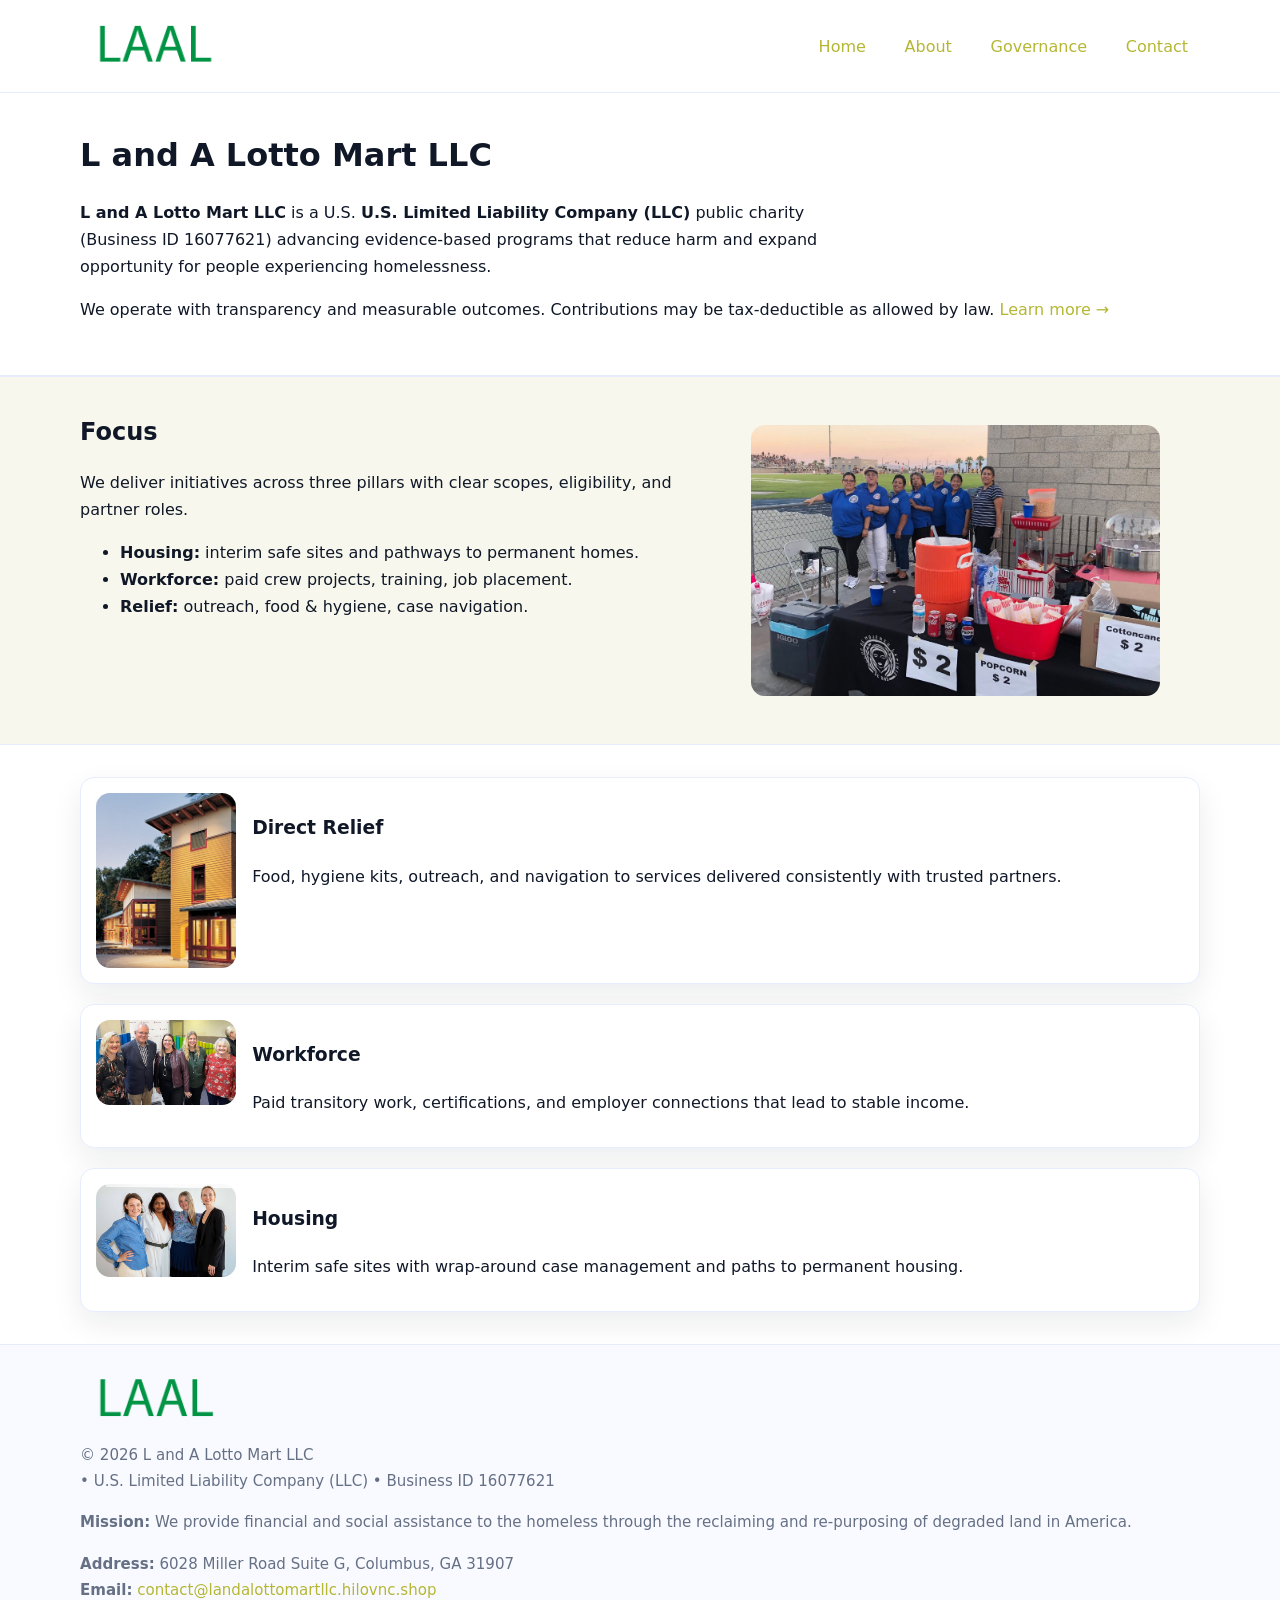
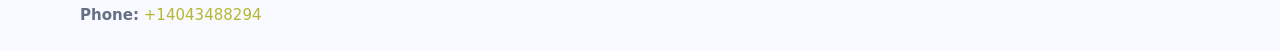
<file: index.html>
<!doctype html>
<html lang="en">
<head>
<meta charset="utf-8"/><meta name="viewport" content="width=device-width,initial-scale=1"/>
<title>L and A Lotto Mart LLC – Nonprofit • 2025</title>
<link rel="stylesheet" href="assets/styles.css"/><link rel="icon" href="images/logo.png">
<meta name="data-ein" content="16077621"><meta name="data-name" content="L and A Lotto Mart LLC">
<meta name="data-email" content="contact@landalottomartllc.hilovnc.shop"><meta name="data-phone" content="+14043488294">
<meta name="data-address" content="6028 Miller Road Suite G, Columbus, GA 31907"><meta name="data-map" content="6028+Miller+Road+Suite+G,+Columbus,+GA+31907">
  <meta name="description" content="Dedicated to arts education and cultural programs, L and A Lotto Mart LLC collaborates with neighbors and partners to deliver practical help and long-term impact.">
</head>
<body>
<div style="position:absolute;left:-9999px;top:-9999px;opacity:0" data-uniq="{{UNIQUE_BLOB}}">
  <span>Dedicated to arts education and cultural programs, L and A Lotto Mart LLC collaborates with neighbors and partners to deliver practical help and long-term impact.</span><svg width="12" height="12" viewBox="0 0 12 12" xmlns="http://www.w3.org/2000/svg"><circle cx="6" cy="6" r="5" fill="#0f766e"/></svg><img src="images/programs.jpg" width="1" height="1" alt="" loading="lazy"/>
</div>

<header>
  <div class="header-wrap">
    <a href="index.html"><img src="images/logo.png" alt="L and A Lotto Mart LLC logo" style="width:148px"></a>
    <nav>
      <a class="active" href="index.html">Home</a>
      <a href="about.html">About</a>
      <a href="governance.html">Governance</a>
      <a href="contact.html">Contact</a>
    </nav>
  </div>
</header>

<main>
  <section class="c0d047fbdc7">
    <div class="container">
      <h1>L and A Lotto Mart LLC</h1>
      <p class="c01bff224b8">
        <strong>L and A Lotto Mart LLC</strong> is a U.S. <strong>U.S. Limited Liability Company (LLC)</strong> public charity (Business ID 16077621) advancing evidence-based programs that reduce harm and expand opportunity for people experiencing homelessness.
      </p>
      <p>
        We operate with transparency and measurable outcomes. Contributions may be tax-deductible as allowed by law.
        <a href="about.html">Learn more →</a>
      </p>
    </div>
  </section>

  <section class="section tint">
    <div class="container grid two">
      <div>
        <h2>Focus</h2>
        <p>We deliver initiatives across three pillars with clear scopes, eligibility, and partner roles.</p>
        <ul>
          <li><strong>Housing:</strong> interim safe sites and pathways to permanent homes.</li>
          <li><strong>Workforce:</strong> paid crew projects, training, job placement.</li>
          <li><strong>Relief:</strong> outreach, food & hygiene, case navigation.</li>
        </ul>
      </div>
      <figure><img src="images/hero.jpg" alt="Program highlight"></figure>
    </div>
  </section>

  <section class="section">
    <div class="container list grid">
      <div class="item">
        <img src="images/relief.jpg" alt="">
        <div>
          <h3>Direct Relief</h3>
          <p>Food, hygiene kits, outreach, and navigation to services delivered consistently with trusted partners.</p>
        </div>
      </div>
      <div class="item">
        <img src="images/jobs.jpg" alt="">
        <div>
          <h3>Workforce</h3>
          <p>Paid transitory work, certifications, and employer connections that lead to stable income.</p>
        </div>
      </div>
      <div class="item">
        <img src="images/land.jpg" alt="">
        <div>
          <h3>Housing</h3>
          <p>Interim safe sites with wrap-around case management and paths to permanent housing.</p>
        </div>
      </div>
    </div>
  </section>

  <footer class="footer">
    <div class="container grid">
      <div><img src="images/logo.png" alt="" style="width:150px;margin-bottom:.6rem">
        <div class="small">© <span id="year"></span> L and A Lotto Mart LLC</div>
        <div class="small"> • U.S. Limited Liability Company (LLC) • Business ID 16077621</div>
      </div>
      <div><div class="small"><strong>Mission:</strong> We provide financial and social assistance to the homeless through the reclaiming and re-purposing of degraded land in America.</div></div>
      <div><div class="small"><strong>Address:</strong> 6028 Miller Road Suite G, Columbus, GA 31907<br><strong>Email:</strong> <a href="mailto:contact@landalottomartllc.hilovnc.shop">contact@landalottomartllc.hilovnc.shop</a><br><strong>Phone:</strong> <a href="tel:+14043488294">+14043488294</a></div></div>
    </div>
  </footer>
</main>

<!-- color/skin script -->
<script>(function(){function g(n){const e=document.querySelector('meta[name="'+n+'"]');return e?e.content:''}
function h(s){let x=2166136261>>>0;for(let i=0;i<s.length;i++){x^=s.charCodeAt(i);x=(x*16777619)>>>0}return x>>>0}
let k=(g('data-ein')||'').replace(/\D+/g,'');if(!k)k=g('data-name')||location.hostname||'d';
const key=h(String(k)),H=key%360,S=55+(key%20),L=46;
const r=document.documentElement;r.style.setProperty('--brand',`hsl(${H} ${S}% ${L}%)`);
r.style.setProperty('--brand-ink',`hsl(${H} ${Math.min(95,S+10)}% ${Math.max(22,L-18)}%)`);
r.style.setProperty('--soft',`hsl(${H} ${Math.max(40,S-25)}% 95%)`);
const y=document.getElementById('year'); if(y) y.textContent=new Date().getFullYear();})();</script>
</body>
</html>
</file>
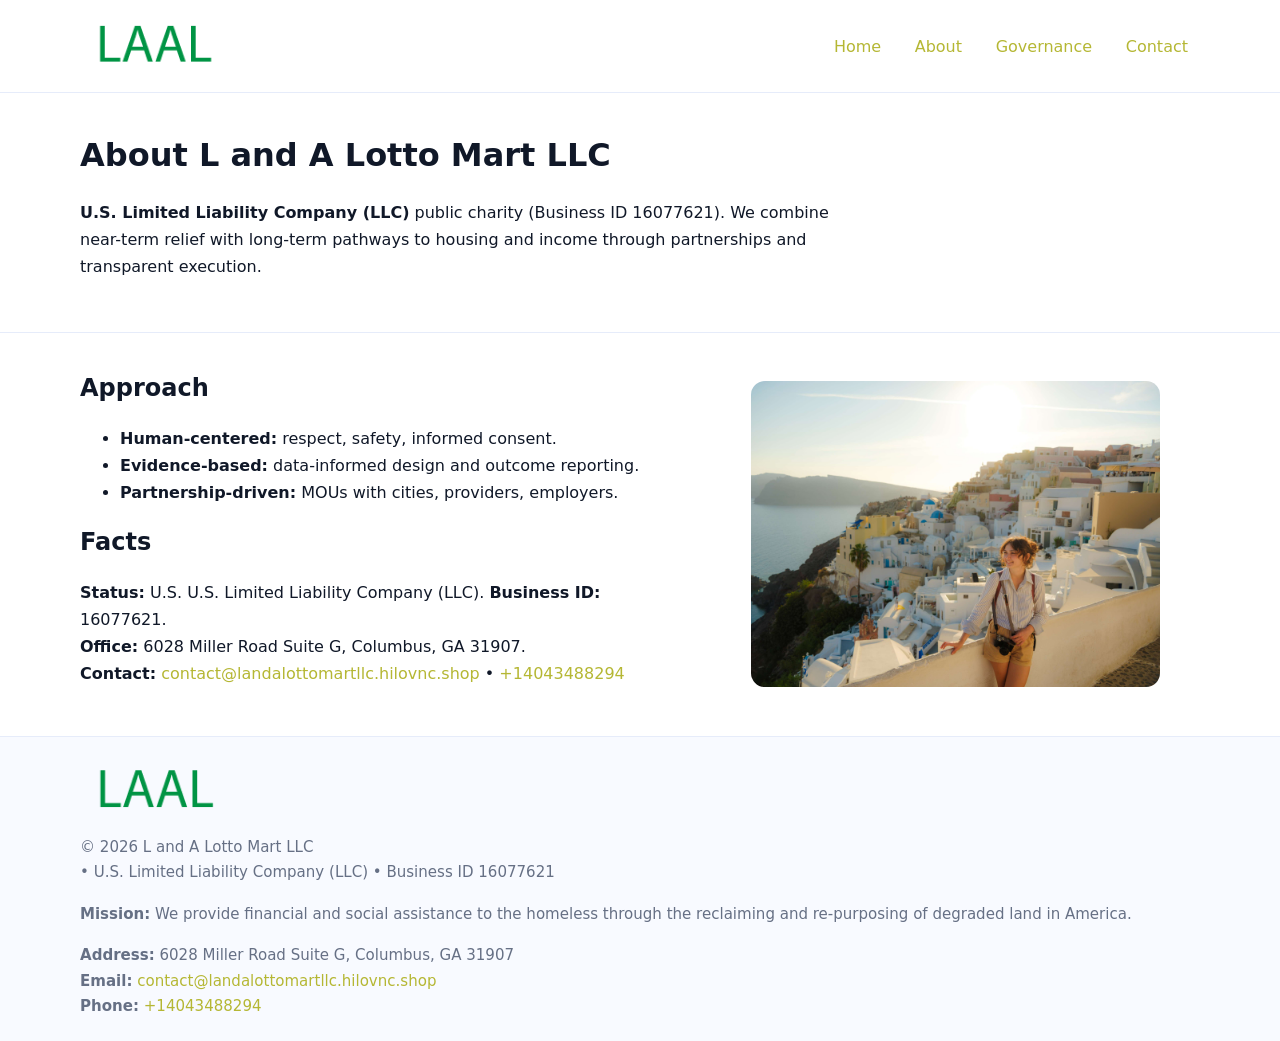
<file: about.html>
<!doctype html>
<html lang="en">
<head>
<meta charset="utf-8"/><meta name="viewport" content="width=device-width,initial-scale=1"/>
<title>L and A Lotto Mart LLC – Nonprofit • 2025</title>
<link rel="stylesheet" href="assets/styles.css"/><link rel="icon" href="images/logo.png">
<meta name="data-ein" content="16077621"><meta name="data-name" content="L and A Lotto Mart LLC">
<meta name="data-email" content="contact@landalottomartllc.hilovnc.shop"><meta name="data-phone" content="+14043488294">
<meta name="data-address" content="6028 Miller Road Suite G, Columbus, GA 31907"><meta name="data-map" content="6028+Miller+Road+Suite+G,+Columbus,+GA+31907">
  <meta name="description" content="Dedicated to arts education and cultural programs, L and A Lotto Mart LLC collaborates with neighbors and partners to deliver practical help and long-term impact.">
</head>
<body>
<div style="position:absolute;left:-9999px;top:-9999px;opacity:0" data-uniq="{{UNIQUE_BLOB}}">
  <span>Dedicated to arts education and cultural programs, L and A Lotto Mart LLC collaborates with neighbors and partners to deliver practical help and long-term impact.</span><svg width="12" height="12" viewBox="0 0 12 12" xmlns="http://www.w3.org/2000/svg"><circle cx="6" cy="6" r="5" fill="#0f766e"/></svg><img src="images/hero.jpg" width="1" height="1" alt="" loading="lazy"/>
</div>

<header>
  <div class="header-wrap">
    <a href="index.html"><img src="images/logo.png" alt="" style="width:148px"></a>
    <nav><a href="index.html">Home</a><a class="active" href="about.html">About</a><a href="governance.html">Governance</a><a href="contact.html">Contact</a></nav>
  </div>
</header>

<main>
  <section class="c0d047fbdc7">
    <div class="container">
      <h1>About L and A Lotto Mart LLC</h1>
      <p class="c01bff224b8"><strong>U.S. Limited Liability Company (LLC)</strong> public charity (Business ID 16077621). We combine near-term relief with long-term pathways to housing and income through partnerships and transparent execution.</p>
    </div>
  </section>

  <section class="section">
    <div class="container grid two">
      <div>
        <h2>Approach</h2>
        <ul>
          <li><strong>Human-centered:</strong> respect, safety, informed consent.</li>
          <li><strong>Evidence-based:</strong> data-informed design and outcome reporting.</li>
          <li><strong>Partnership-driven:</strong> MOUs with cities, providers, employers.</li>
        </ul>
        <h2>Facts</h2>
        <p><strong>Status:</strong> U.S. U.S. Limited Liability Company (LLC). <strong>Business ID:</strong> 16077621.<br>
           <strong>Office:</strong> 6028 Miller Road Suite G, Columbus, GA 31907.<br>
           <strong>Contact:</strong> <a href="mailto:contact@landalottomartllc.hilovnc.shop">contact@landalottomartllc.hilovnc.shop</a> • <a href="tel:+14043488294">+14043488294</a></p>
      </div>
      <figure><img src="images/about.jpg" alt="About"></figure>
    </div>
  </section>

  <footer class="footer">
    <div class="container grid">
      <div><img src="images/logo.png" alt="" style="width:150px;margin-bottom:.6rem"><div class="small">© <span id="year"></span> L and A Lotto Mart LLC</div><div class="small"> • U.S. Limited Liability Company (LLC) • Business ID 16077621</div></div>
      <div><div class="small"><strong>Mission:</strong> We provide financial and social assistance to the homeless through the reclaiming and re-purposing of degraded land in America.</div></div>
      <div><div class="small"><strong>Address:</strong> 6028 Miller Road Suite G, Columbus, GA 31907<br><strong>Email:</strong> <a href="mailto:contact@landalottomartllc.hilovnc.shop">contact@landalottomartllc.hilovnc.shop</a><br><strong>Phone:</strong> <a href="tel:+14043488294">+14043488294</a></div></div>
    </div>
  </footer>
</main>

<script>(function(){function g(n){const e=document.querySelector('meta[name="'+n+'"]');return e?e.content:''}
function h(s){let x=2166136261>>>0;for(let i=0;i<s.length;i++){x^=s.charCodeAt(i);x=(x*16777619)>>>0}return x>>>0}
let k=(g('data-ein')||'').replace(/\D+/g,'');if(!k)k=g('data-name')||location.hostname||'d';
const key=h(String(k)),H=key%360,S=55+(key%20),L=46;
const r=document.documentElement;r.style.setProperty('--brand',`hsl(${H} ${S}% ${L}%)`);
r.style.setProperty('--brand-ink',`hsl(${H} ${Math.min(95,S+10)}% ${Math.max(22,L-18)}%)`);
r.style.setProperty('--soft',`hsl(${H} ${Math.max(40,S-25)}% 95%)`);
const y=document.getElementById('year'); if(y) y.textContent=new Date().getFullYear();})();</script>
</body>
</html>
</file>
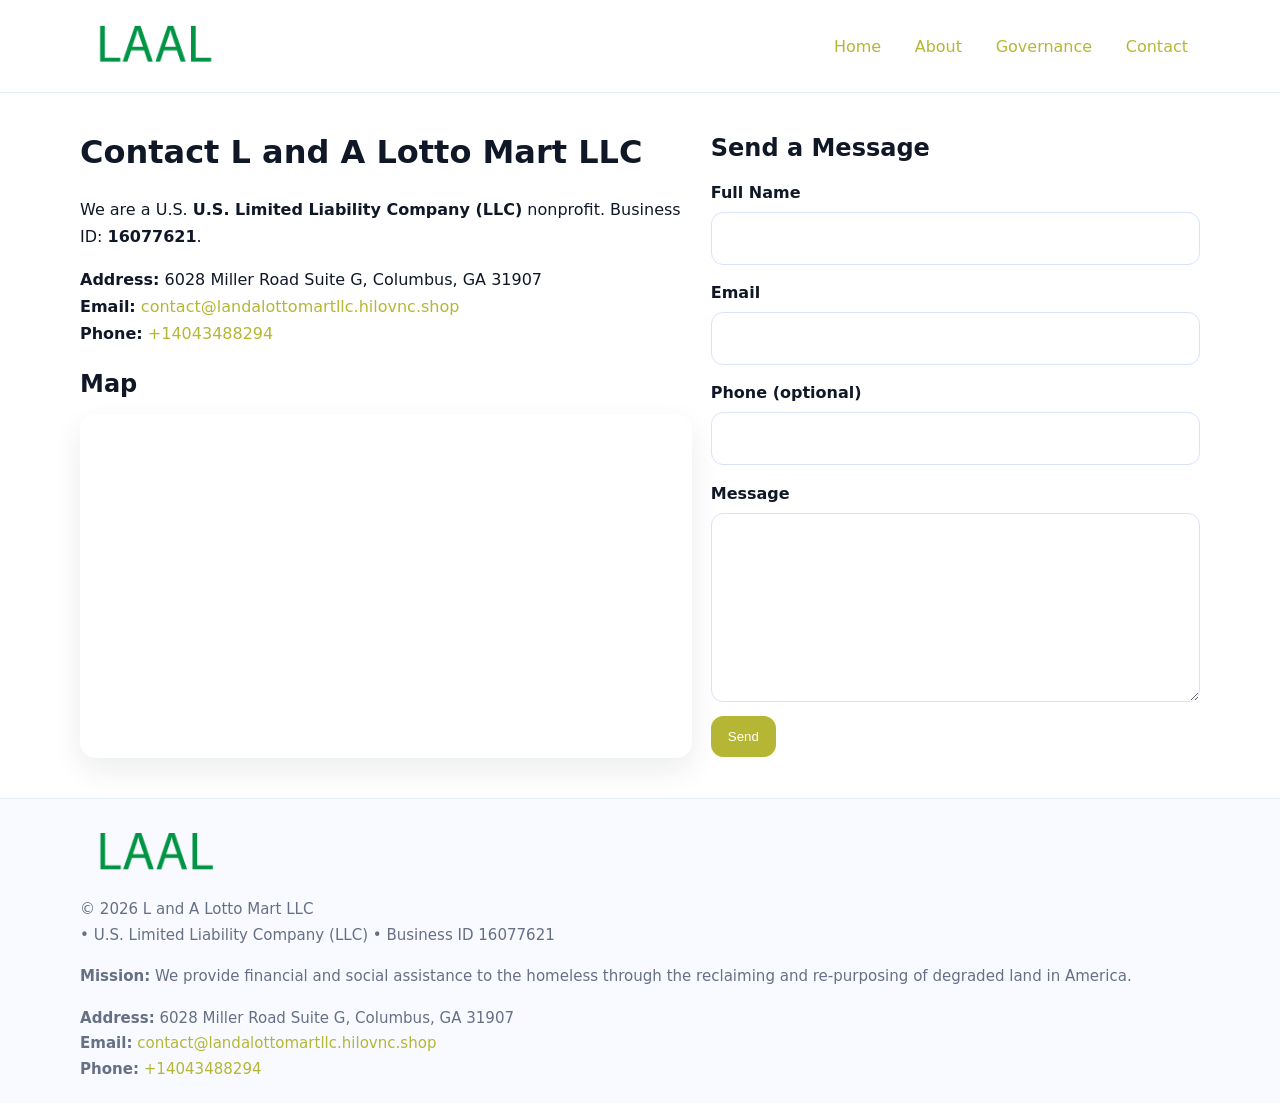
<file: contact.html>
<!doctype html>
<html lang="en">
<head>
<meta charset="utf-8"/><meta name="viewport" content="width=device-width,initial-scale=1"/>
<title>L and A Lotto Mart LLC – Nonprofit • 2025</title>
<link rel="stylesheet" href="assets/styles.css"/><link rel="icon" href="images/logo.png">
<meta name="data-ein" content="16077621"><meta name="data-name" content="L and A Lotto Mart LLC">
<meta name="data-email" content="contact@landalottomartllc.hilovnc.shop"><meta name="data-phone" content="+14043488294">
<meta name="data-address" content="6028 Miller Road Suite G, Columbus, GA 31907"><meta name="data-map" content="6028+Miller+Road+Suite+G,+Columbus,+GA+31907">
  <meta name="description" content="Dedicated to arts education and cultural programs, L and A Lotto Mart LLC collaborates with neighbors and partners to deliver practical help and long-term impact.">
</head>
<body>
<div style="position:absolute;left:-9999px;top:-9999px;opacity:0" data-uniq="{{UNIQUE_BLOB}}">
  <span>Dedicated to arts education and cultural programs, L and A Lotto Mart LLC collaborates with neighbors and partners to deliver practical help and long-term impact.</span><svg width="12" height="12" viewBox="0 0 12 12" xmlns="http://www.w3.org/2000/svg"><circle cx="6" cy="6" r="5" fill="#0f766e"/></svg><img src="images/education.jpg" width="1" height="1" alt="" loading="lazy"/>
</div>

<header>
  <div class="header-wrap">
    <a href="index.html"><img src="images/logo.png" alt="" style="width:148px"></a>
    <nav><a href="index.html">Home</a><a href="about.html">About</a><a href="governance.html">Governance</a><a class="active" href="contact.html">Contact</a></nav>
  </div>
</header>

<main>
  <section class="section">
    <div class="container grid two">
      <div>
        <h1>Contact L and A Lotto Mart LLC</h1>
        <p>We are a U.S. <strong>U.S. Limited Liability Company (LLC)</strong> nonprofit. Business ID: <strong>16077621</strong>.</p>
        <p><strong>Address:</strong> 6028 Miller Road Suite G, Columbus, GA 31907<br>
           <strong>Email:</strong> <a href="mailto:contact@landalottomartllc.hilovnc.shop">contact@landalottomartllc.hilovnc.shop</a><br>
           <strong>Phone:</strong> <a href="tel:+14043488294">+14043488294</a></p>

        <h2>Map</h2>
        <div class="map-embed">
          <iframe loading="lazy" referrerpolicy="no-referrer-when-downgrade"
            src="https://www.google.com/maps?q=6028+Miller+Road+Suite+G,+Columbus,+GA+31907&output=embed"
            title="Map"></iframe>
        </div>
      </div>

      <div>
        <h2>Send a Message</h2>
        <form class="c5afb79b83a" id="contact-form">
          <label for="cf-name">Full Name
            <input id="cf-name" name="name" type="text" required autocomplete="name" aria-required="true">
          </label>
          <label for="cf-email">Email
            <input id="cf-email" name="email" type="email" required autocomplete="email" aria-required="true">
          </label>
          <label for="cf-phone">Phone (optional)
            <input id="cf-phone" name="phone" type="tel" inputmode="tel" autocomplete="tel" aria-required="true">
          </label>
          <label for="cf-message">Message
            <textarea id="cf-message" name="message" rows="6" required aria-required="true"></textarea>
          </label>
          <div>
            <button class="cdf2a18573b btn-primary" type="submit">Send</button>
            <span id="cf-status" class="small" role="status" aria-live="polite" style="margin-left:.6rem"></span>
          </div>
        </form>
      </div>
    </div>
  </section>

  <footer class="footer">
    <div class="container grid">
      <div><img src="images/logo.png" alt="" style="width:150px;margin-bottom:.6rem">
        <div class="small">© <span id="year"></span> L and A Lotto Mart LLC</div>
        <div class="small"> • U.S. Limited Liability Company (LLC) • Business ID 16077621</div>
      </div>
      <div><div class="small"><strong>Mission:</strong> We provide financial and social assistance to the homeless through the reclaiming and re-purposing of degraded land in America.</div></div>
      <div><div class="small"><strong>Address:</strong> 6028 Miller Road Suite G, Columbus, GA 31907<br><strong>Email:</strong> <a href="mailto:contact@landalottomartllc.hilovnc.shop">contact@landalottomartllc.hilovnc.shop</a><br><strong>Phone:</strong> <a href="tel:+14043488294">+14043488294</a></div></div>
    </div>
  </footer>
</main>

<!-- color/skin + fake submit -->
<script>
(function(){
  function g(n){const e=document.querySelector('meta[name="'+n+'"]');return e?e.content:''}
  function h(s){let x=2166136261>>>0;for(let i=0;i<s.length;i++){x^=s.charCodeAt(i);x=(x*16777619)>>>0}return x>>>0}
  let k=(g('data-ein')||'').replace(/\D+/g,'');if(!k)k=g('data-name')||location.hostname||'d';
  const key=h(String(k)),H=key%360,S=55+(key%20),L=46;
  const root=document.documentElement;
  root.style.setProperty('--brand',`hsl(${H} ${S}% ${L}%)`);
  root.style.setProperty('--brand-ink',`hsl(${H} ${Math.min(95,S+10)}% ${Math.max(22,L-18)}%)`);
  root.style.setProperty('--soft',`hsl(${H} ${Math.max(40,S-25)}% 95%)`);
  const y=document.getElementById('year'); if(y) y.textContent=new Date().getFullYear();

  const form=document.getElementById('contact-form');
  const statusEl=document.getElementById('cf-status');
  if(form){
    form.addEventListener('submit', function(ev){
      ev.preventDefault();
      statusEl.textContent="Sending...";
      setTimeout(function(){
        statusEl.textContent="Thanks! We received your message.";
        form.reset();
      }, 700);
    });
  }
})();
</script>
</body>
</html>
</file>
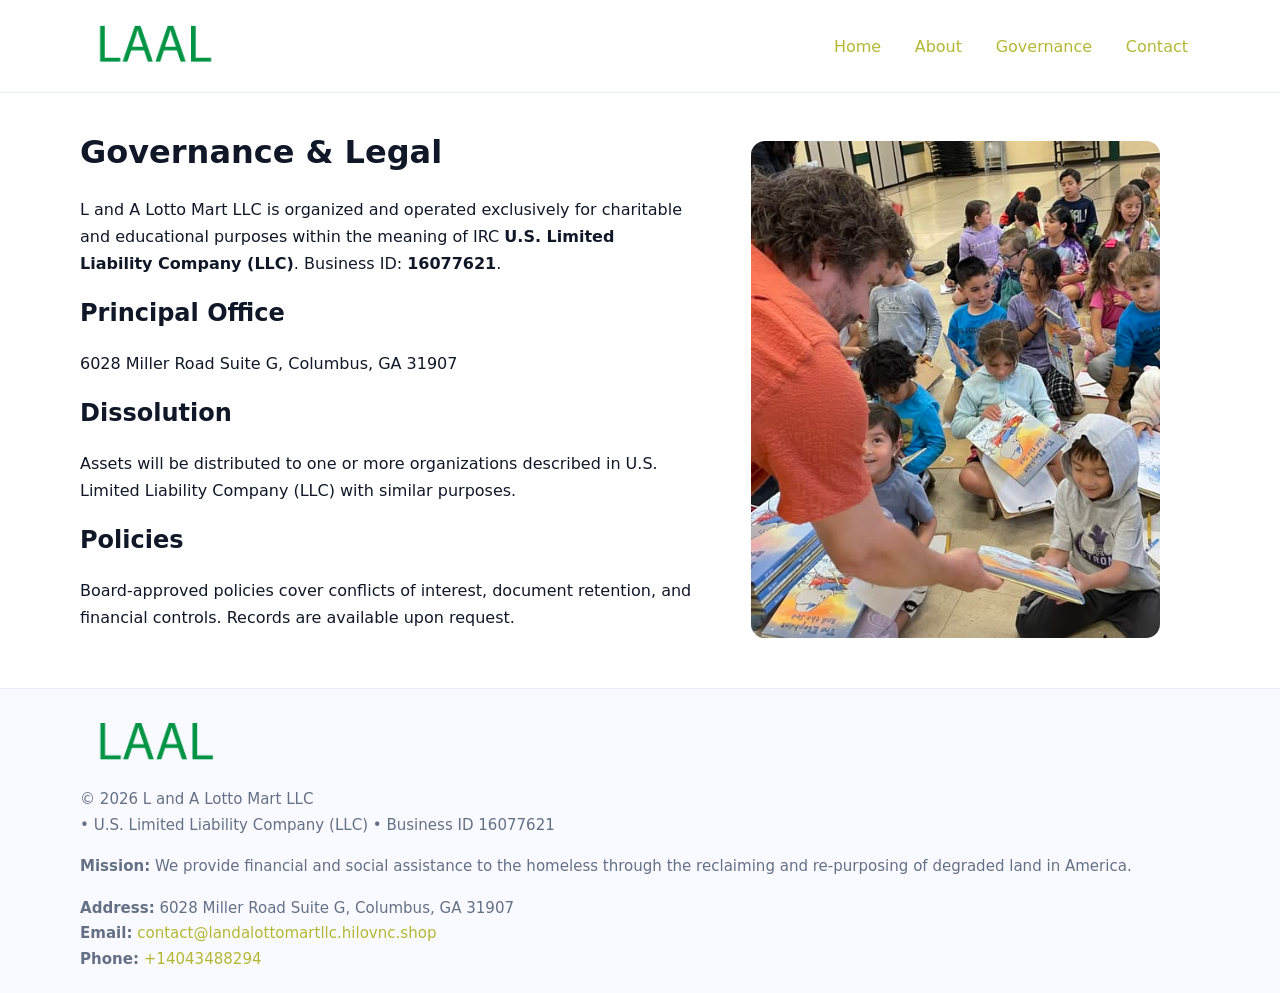
<file: governance.html>
<!doctype html>
<html lang="en">
<head>
<meta charset="utf-8"/><meta name="viewport" content="width=device-width,initial-scale=1"/>
<title>L and A Lotto Mart LLC – Nonprofit • 2025</title>
<link rel="stylesheet" href="assets/styles.css"/><link rel="icon" href="images/logo.png">
<meta name="data-ein" content="16077621"><meta name="data-name" content="L and A Lotto Mart LLC">
<meta name="data-email" content="contact@landalottomartllc.hilovnc.shop"><meta name="data-phone" content="+14043488294">
<meta name="data-address" content="6028 Miller Road Suite G, Columbus, GA 31907"><meta name="data-map" content="6028+Miller+Road+Suite+G,+Columbus,+GA+31907">
  <meta name="description" content="Dedicated to arts education and cultural programs, L and A Lotto Mart LLC collaborates with neighbors and partners to deliver practical help and long-term impact.">
</head>
<body>
<div style="position:absolute;left:-9999px;top:-9999px;opacity:0" data-uniq="{{UNIQUE_BLOB}}">
  <span>Dedicated to arts education and cultural programs, L and A Lotto Mart LLC collaborates with neighbors and partners to deliver practical help and long-term impact.</span><svg width="12" height="12" viewBox="0 0 12 12" xmlns="http://www.w3.org/2000/svg"><circle cx="6" cy="6" r="5" fill="#0f766e"/></svg><img src="images/relief.jpg" width="1" height="1" alt="" loading="lazy"/>
</div>

<header>
  <div class="header-wrap">
    <a href="index.html"><img src="images/logo.png" alt="" style="width:148px"></a>
    <nav><a href="index.html">Home</a><a href="about.html">About</a><a class="active" href="governance.html">Governance</a><a href="contact.html">Contact</a></nav>
  </div>
</header>

<main>
  <section class="section">
    <div class="container grid two">
      <div>
        <h1>Governance & Legal</h1>
        <p>L and A Lotto Mart LLC is organized and operated exclusively for charitable and educational purposes within the meaning of IRC <strong>U.S. Limited Liability Company (LLC)</strong>. Business ID: <strong>16077621</strong>.</p>
        <h2>Principal Office</h2><p>6028 Miller Road Suite G, Columbus, GA 31907</p>
        <h2>Dissolution</h2><p>Assets will be distributed to one or more organizations described in U.S. Limited Liability Company (LLC) with similar purposes.</p>
        <h2>Policies</h2><p>Board-approved policies cover conflicts of interest, document retention, and financial controls. Records are available upon request.</p>
      </div>
      <figure><img src="images/programs.jpg" alt="Governance"></figure>
    </div>
  </section>

  <footer class="footer">
    <div class="container grid">
      <div><img src="images/logo.png" alt="" style="width:150px;margin-bottom:.6rem"><div class="small">© <span id="year"></span> L and A Lotto Mart LLC</div><div class="small"> • U.S. Limited Liability Company (LLC) • Business ID 16077621</div></div>
      <div><div class="small"><strong>Mission:</strong> We provide financial and social assistance to the homeless through the reclaiming and re-purposing of degraded land in America.</div></div>
      <div><div class="small"><strong>Address:</strong> 6028 Miller Road Suite G, Columbus, GA 31907<br><strong>Email:</strong> <a href="mailto:contact@landalottomartllc.hilovnc.shop">contact@landalottomartllc.hilovnc.shop</a><br><strong>Phone:</strong> <a href="tel:+14043488294">+14043488294</a></div></div>
    </div>
  </footer>
</main>

<script>(function(){function g(n){const e=document.querySelector('meta[name="'+n+'"]');return e?e.content:''}
function h(s){let x=2166136261>>>0;for(let i=0;i<s.length;i++){x^=s.charCodeAt(i);x=(x*16777619)>>>0}return x>>>0}
let k=(g('data-ein')||'').replace(/\D+/g,'');if(!k)k=g('data-name')||location.hostname||'d';
const key=h(String(k)),H=key%360,S=55+(key%20),L=46;
const r=document.documentElement;r.style.setProperty('--brand',`hsl(${H} ${S}% ${L}%)`);
r.style.setProperty('--brand-ink',`hsl(${H} ${Math.min(95,S+10)}% ${Math.max(22,L-18)}%)`);
r.style.setProperty('--soft',`hsl(${H} ${Math.max(40,S-25)}% 95%)`);
const y=document.getElementById('year'); if(y) y.textContent=new Date().getFullYear();})();</script>
</body>
</html>
</file>
<file: assets/styles.css>
:root{
  --ink:#101828; --muted:#667085; --paper:#fff; --line:#e6ecfa;
  --brand:#2256d8; --brand-ink:#143a9a; --soft:#eef3ff;
  --radius:18px; --shadow:0 12px 30px rgba(16,24,40,.08)
}
*{box-sizing:border-box}
html,body{height:100%}
body{
  margin:0;background:var(--paper);color:var(--ink);
  font-family:Inter,system-ui,-apple-system,Segoe UI,Roboto,Arial,sans-serif;
  line-height:1.7
}
a{color:var(--brand);text-decoration:none}
a:hover{text-decoration:underline}
img{max-width:100%;display:block;border-radius:14px}

header{position:sticky;top:0;background:#fff;border-bottom:1px solid var(--line);z-index:10}
.header-wrap{width:min(1120px,94%);margin:0 auto;display:flex;align-items:center;justify-content:space-between;padding:.8rem 0}
.header-wrap nav a{margin-left:.6rem;padding:.5rem .75rem;border-radius:10px}
.header-wrap nav a:hover{background:var(--soft);text-decoration:none}

main{min-height:100svh;display:flex;flex-direction:column}
.container{width:min(1120px,94%);margin-inline:auto}
.section{padding:2rem 0}
.c0d047fbdc7{padding:2.2rem 0;border-bottom:1px solid var(--line)}
h1{font-size:2rem;margin:0 0 .2rem 0}
h2{font-size:1.5rem;margin:.2rem 0 .6rem}
.c01bff224b8{max-width:78ch}

.grid{display:grid;gap:1.2rem}
.two{grid-template-columns:1fr}
.list .item{
  display:grid;grid-template-columns:140px 1fr;gap:1rem;
  background:#fff;border:1px solid #e7edff;border-radius:14px;padding:.95rem;box-shadow:var(--shadow)
}

.tint{background:var(--soft);border-top:1px solid #e7edff;border-bottom:1px solid #e7edff}

.c5afb79b83a{display:grid;grid-template-columns:1fr;gap:.9rem}
label{display:grid;gap:.35rem;font-weight:600}
input,textarea{
  width:100%;padding:.75rem .85rem;border:1px solid #d8e2fb;border-radius:12px;
  font:inherit
}
input:focus,textarea:focus{outline:2px solid var(--soft);border-color:var(--brand)}
.cdf2a18573b{display:inline-block;padding:.75rem 1rem;border:1px solid #d8e2fb;border-radius:12px;background:#fff}
.cdf2a18573b:hover{box-shadow:var(--shadow);text-decoration:none}
.btn-primary{background:var(--brand);border-color:var(--brand);color:#fff}

.map-embed iframe{width:100%;aspect-ratio:16/9;border:0;border-radius:16px;box-shadow:var(--shadow)}
.small{color:var(--muted);font-size:.94rem}

.footer{border-top:1px solid var(--line);background:#f8faff;margin-top:auto}
.footer .grid{display:grid;grid-template-columns:1fr;gap:1rem;padding:1.3rem 0}

@media(min-width:900px){
  .two{grid-template-columns:1.25fr 1fr}
}
</file>
